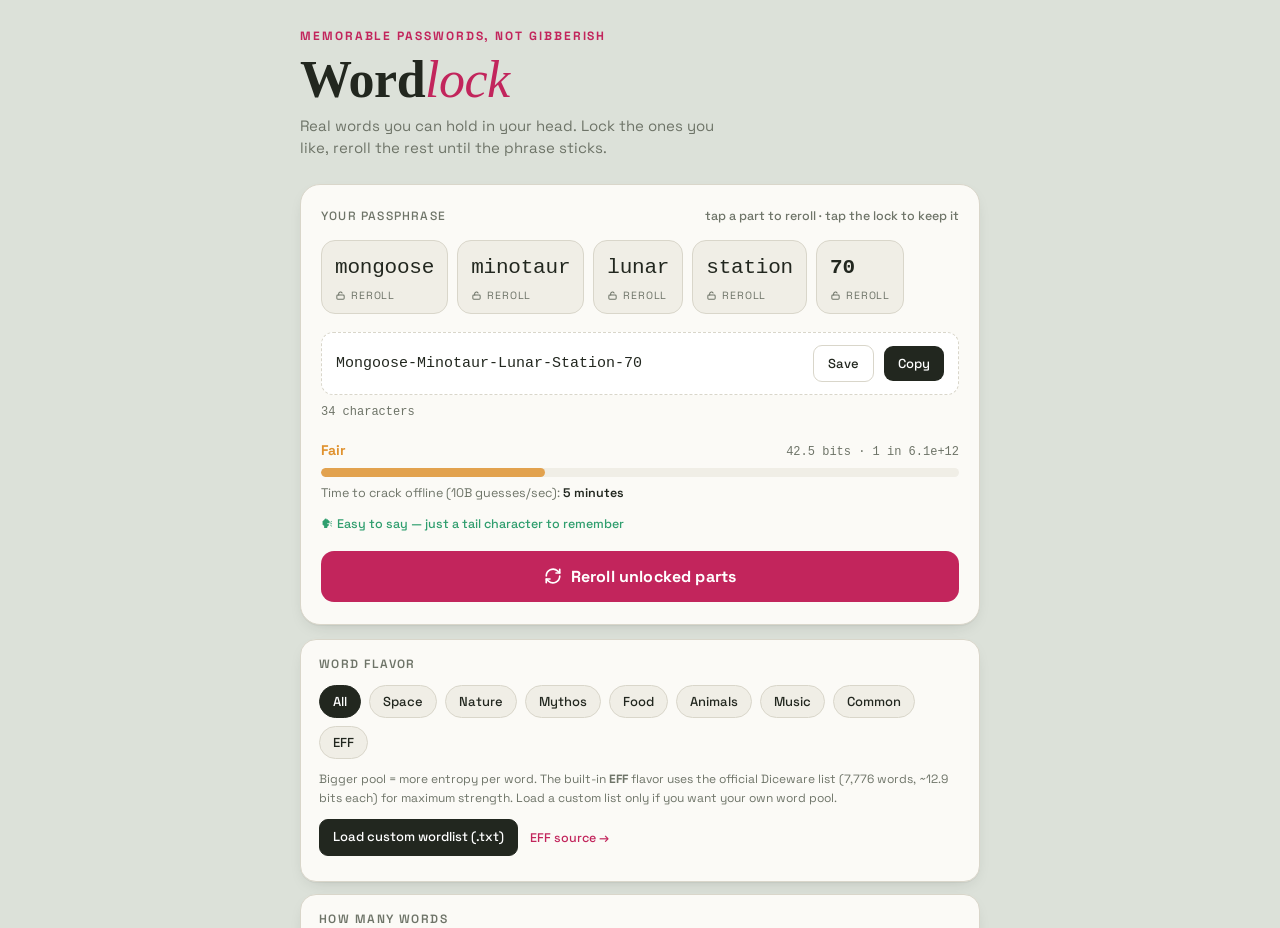
<file: index.html>
<!doctype html>
<html lang="en">
<head>
  <meta charset="utf-8">
  <meta name="viewport" content="width=device-width, initial-scale=1">
  <title>Tarun's Apps</title>
  <meta http-equiv="refresh" content="0; url=/wordlock/">
  <link rel="canonical" href="/wordlock/">
</head>
<body>
  <p><a href="/wordlock/">Open Wordlock</a></p>
</body>
</html>
</file>
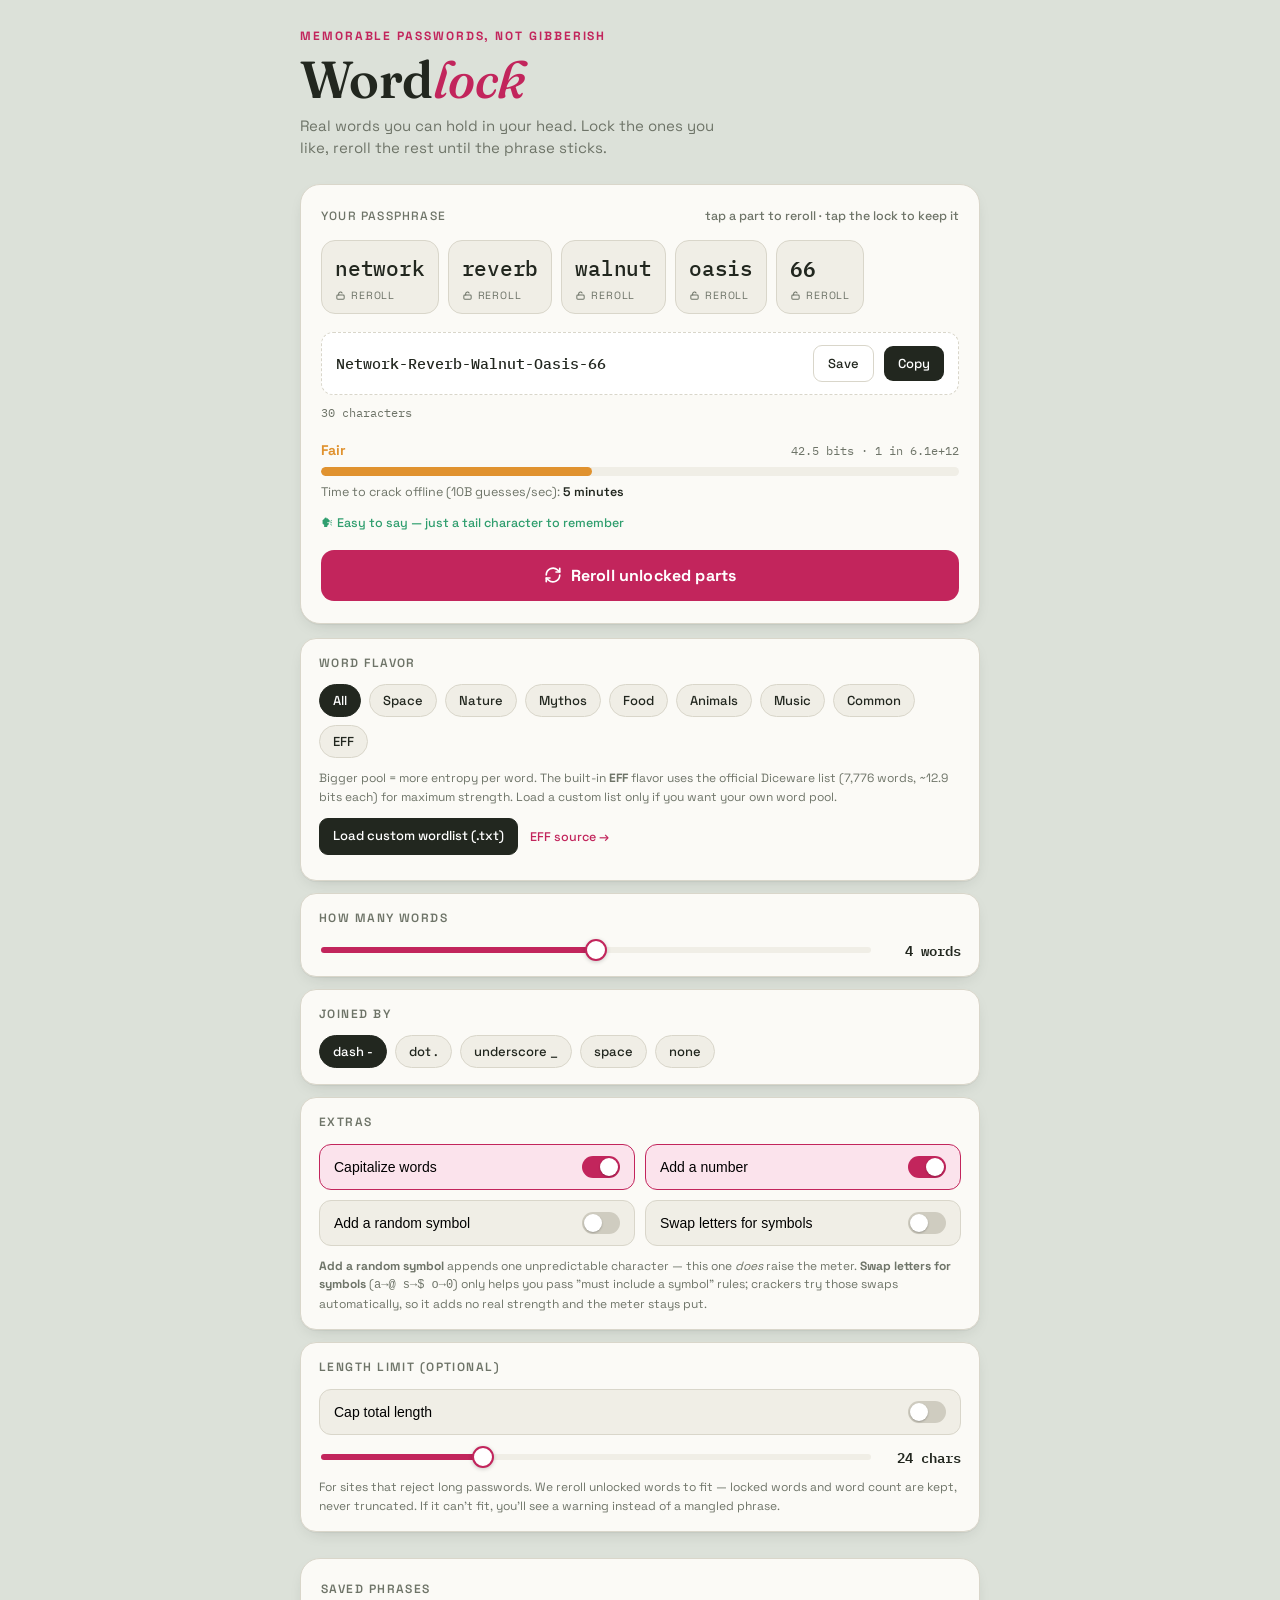
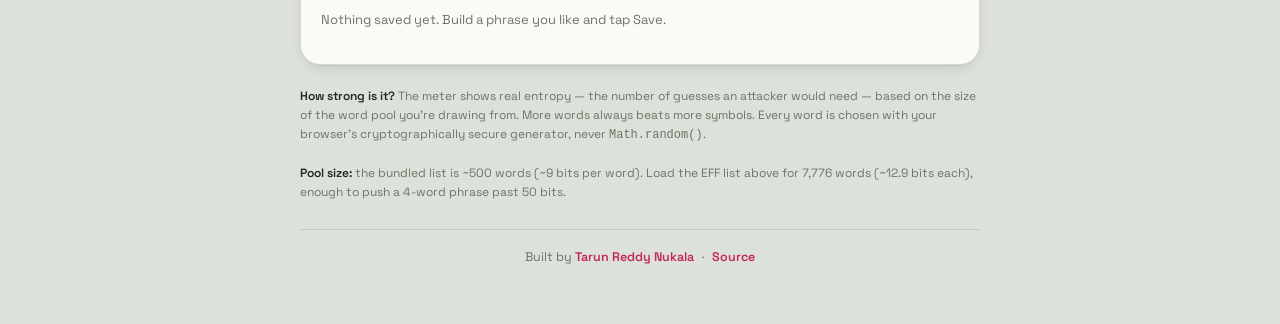
<file: wordlock/index.html>
<!DOCTYPE html>
<html lang="en">
<head>
<meta charset="UTF-8">
<meta name="viewport" content="width=device-width, initial-scale=1">
<title>Wordlock — passwords you can actually remember</title>
<link rel="preconnect" href="https://fonts.googleapis.com">
<link rel="preconnect" href="https://fonts.gstatic.com" crossorigin>
<link href="https://fonts.googleapis.com/css2?family=Fraunces:ital,opsz,wght@0,9..144,400;0,9..144,600;1,9..144,500&family=Space+Grotesk:wght@400;500;700&family=IBM+Plex+Mono:wght@400;500;600&display=swap" rel="stylesheet">
  <link rel="stylesheet" href="styles.css?v=20260620-1">
</head>
<body>
<div class="wrap">
  <header>
    <p class="eyebrow">Memorable passwords, not gibberish</p>
    <h1 class="wordmark">Word<em>lock</em></h1>
    <p class="tagline">Real words you can hold in your head. Lock the ones you like, reroll the rest until the phrase sticks.</p>
  </header>

  <section class="card" aria-label="Your passphrase">
    <div class="card-label">
      <span>Your passphrase</span>
      <span class="hint">tap a part to reroll · tap the lock to keep it</span>
    </div>
    <div class="tiles" id="tiles"></div>

    <div class="output-row">
      <span class="output" id="output">—</span>
      <button class="copybtn alt" id="save">Save</button>
      <button class="copybtn" id="copy">Copy</button>
    </div>
    <p class="lenline" id="lenline"></p>

    <div class="meter-wrap">
      <div class="meter-head">
        <span class="meter-label" id="meterLabel">—</span>
        <span class="meter-stats" id="meterStats">0 bits</span>
      </div>
      <div class="meter-track"><div class="meter-fill" id="meterFill"></div></div>
      <p class="crack" id="crack"></p>
      <p class="say" id="say"></p>
    </div>

    <button class="gen" id="generate">
      <svg width="18" height="18" viewBox="0 0 24 24" fill="none" stroke="currentColor" stroke-width="2.2" stroke-linecap="round" stroke-linejoin="round"><path d="M3 12a9 9 0 0 1 15-6.7L21 8"/><path d="M21 3v5h-5"/><path d="M21 12a9 9 0 0 1-15 6.7L3 16"/><path d="M3 21v-5h5"/></svg>
      Reroll unlocked parts
    </button>
  </section>

  <div class="controls">
    <div class="ctl">
      <p class="ctl-title">Word flavor</p>
      <div class="chips" id="themes"></div>
      <p class="ctl-note">Bigger pool = more entropy per word. The built-in <b>EFF</b> flavor uses the official Diceware list (7,776 words, ~12.9 bits each) for maximum strength. Load a custom list only if you want your own word pool.</p>
      <div class="import-row">
        <label class="import-btn">Load custom wordlist (.txt)
          <input type="file" id="wordfile" accept=".txt,text/plain" hidden>
        </label>
        <a class="import-link" href="https://www.eff.org/files/2016/07/18/eff_large_wordlist.txt" target="_blank" rel="noopener">EFF source →</a>
      </div>
      <p class="import-status" id="importStatus"></p>
    </div>

    <div class="ctl">
      <p class="ctl-title">How many words</p>
      <div class="slider-row">
        <input type="range" id="count" min="2" max="6" value="4" step="1" aria-label="Number of words">
        <span class="slider-val" id="countVal">4 words</span>
      </div>
    </div>

    <div class="ctl">
      <p class="ctl-title">Joined by</p>
      <div class="chips" id="seps"></div>
    </div>

    <div class="ctl">
      <p class="ctl-title">Extras</p>
      <div class="toggle-grid">
        <button class="toggle" id="caps" aria-pressed="true">Capitalize words<span class="sw"></span></button>
        <button class="toggle" id="num" aria-pressed="true">Add a number<span class="sw"></span></button>
        <button class="toggle" id="symbol" aria-pressed="false">Add a random symbol<span class="sw"></span></button>
        <button class="toggle" id="leet" aria-pressed="false">Swap letters for symbols<span class="sw"></span></button>
      </div>
      <p class="ctl-note"><b>Add a random symbol</b> appends one unpredictable character — this one <em>does</em> raise the meter. <b>Swap letters for symbols</b> (<code>a&rarr;@ s&rarr;$ o&rarr;0</code>) only helps you pass "must include a symbol" rules; crackers try those swaps automatically, so it adds no real strength and the meter stays put.</p>
    </div>

    <div class="ctl">
      <p class="ctl-title">Length limit (optional)</p>
      <button class="toggle" id="limitOn" aria-pressed="false" style="width:100%;margin-bottom:12px">Cap total length<span class="sw"></span></button>
      <div class="slider-row" id="limitRow" hidden>
        <input type="range" id="maxLen" min="8" max="64" value="24" step="1" aria-label="Maximum characters">
        <span class="slider-val" id="maxLenVal">24 chars</span>
      </div>
      <p class="ctl-note">For sites that reject long passwords. We reroll unlocked words to fit — locked words and word count are kept, never truncated. If it can't fit, you'll see a warning instead of a mangled phrase.</p>
    </div>
  </div>

  <section class="card saved-card" aria-label="Saved phrases">
    <p class="ctl-title">Saved phrases</p>
    <p class="saved-empty" id="savedEmpty">Nothing saved yet. Build a phrase you like and tap Save.</p>
    <div class="saved-list" id="savedList"></div>
    <p class="saved-note" id="savedNote"></p>
  </section>

  <p class="footnote">
    <b>How strong is it?</b> The meter shows real entropy — the number of guesses an attacker would need — based on the size of the word pool you're drawing from. More words always beats more symbols. Every word is chosen with your browser's cryptographically secure generator, never <code>Math.random()</code>.
    <br><br>
    <b>Pool size:</b> the bundled list is ~500 words (~9 bits per word). Load the EFF list above for 7,776 words (~12.9 bits each), enough to push a 4-word phrase past 50 bits.
  </p>

  <footer class="footer">
    <span>Built by <a href="https://tr-nukala.com" rel="me">Tarun Reddy Nukala</a></span>
    <span aria-hidden="true">·</span>
    <a href="https://github.com/tr-nukala/wordlock" rel="noopener">Source</a>
  </footer>
</div>
  <script src="words.js"></script>
  <script src="eff.js"></script>
  <script src="app.js?v=20260620-1"></script>
</body>
</html>
</file>
<file: wordlock/styles.css>
:root{
  --bg:#DCE1D9;
  --surface:#FBFAF6;
  --inset:#F0EEE6;
  --ink:#22271F;
  --ink-soft:#6E7468;
  --line:#D9D6CA;
  --accent:#C2255C;
  --accent-soft:#FBE3EC;
  --weak:#D64545;
  --fair:#E0922F;
  --strong:#2F9E6E;
  --exc:#1F7A55;
  --radius:14px;
  --shadow:0 1px 0 rgba(34,39,31,.04), 0 6px 18px -10px rgba(34,39,31,.28);
}
*{box-sizing:border-box}
html,body{margin:0}
body{
  background:var(--bg);
  color:var(--ink);
  font-family:"Space Grotesk",system-ui,sans-serif;
  line-height:1.45;
  -webkit-font-smoothing:antialiased;
  padding:28px 18px 60px;
}
.wrap{max-width:680px;margin:0 auto}

/* header */
.eyebrow{
  font-size:12px;letter-spacing:.16em;text-transform:uppercase;
  color:var(--accent);font-weight:700;margin:0 0 10px;
}
.wordmark{
  font-family:"Fraunces",serif;
  font-weight:600;
  font-size:clamp(34px,8vw,52px);
  line-height:.95;letter-spacing:-.01em;margin:0;
}
.wordmark em{font-style:italic;font-weight:500;color:var(--accent)}
.tagline{color:var(--ink-soft);margin:10px 0 0;font-size:15px;max-width:42ch}

/* hero card */
.card{
  background:var(--surface);
  border:1px solid var(--line);
  border-radius:20px;
  box-shadow:var(--shadow);
  padding:22px 20px;
  margin-top:26px;
}
.card-label{
  display:flex;justify-content:space-between;align-items:baseline;
  font-size:12px;letter-spacing:.1em;text-transform:uppercase;
  color:var(--ink-soft);font-weight:500;margin-bottom:14px;
}
.hint{text-transform:none;letter-spacing:0;font-size:12.5px}

/* word tiles */
.tiles{display:flex;flex-wrap:wrap;gap:9px;align-items:stretch;min-height:64px}
.tile{
  position:relative;
  display:flex;flex-direction:column;align-items:flex-start;justify-content:center;
  background:var(--inset);
  border:1.5px solid var(--line);
  border-radius:var(--radius);
  padding:12px 13px 10px;
  cursor:pointer;
  transition:transform .12s ease, border-color .15s ease, background .15s ease;
  min-width:74px;
}
.tile:hover{transform:translateY(-2px);border-color:#c9c6ba}
.tile:focus-visible{outline:3px solid var(--accent-soft);outline-offset:2px}
.tile .w{
  font-family:"IBM Plex Mono",monospace;
  font-size:clamp(17px,4.6vw,21px);font-weight:500;letter-spacing:-.01em;
  color:var(--ink);
}
.tile .meta{
  display:flex;align-items:center;gap:5px;margin-top:5px;
  font-size:10.5px;letter-spacing:.08em;text-transform:uppercase;color:var(--ink-soft);
}
.tile .lockicon{width:11px;height:11px;display:inline-block}
.tile.locked{
  background:var(--accent-soft);
  border-color:var(--accent);
}
.tile.locked .meta{color:var(--accent);font-weight:600}
.tile.extra{min-width:62px}
.tile.extra .w{font-weight:600}
.tile.tumbling .w{opacity:.55}
.tile .reroll-note{display:none}

/* assembled output */
.output-row{
  display:flex;gap:10px;align-items:center;margin-top:18px;
  background:#fff;border:1.5px dashed var(--line);border-radius:12px;
  padding:12px 14px;
}
.output{
  flex:1;font-family:"IBM Plex Mono",monospace;font-size:15px;font-weight:500;
  color:var(--ink);word-break:break-all;user-select:all;
}
.copybtn{
  flex:none;border:none;background:var(--ink);color:#fff;
  font-family:"Space Grotesk",sans-serif;font-weight:500;font-size:13px;
  padding:9px 14px;border-radius:9px;cursor:pointer;transition:background .15s;
}
.copybtn:hover{background:#000}
.copybtn.done{background:var(--strong)}
.copybtn:focus-visible{outline:3px solid var(--accent-soft);outline-offset:2px}

/* strength meter */
.meter-wrap{margin-top:18px}
.meter-head{display:flex;justify-content:space-between;align-items:baseline;margin-bottom:7px}
.meter-label{font-weight:700;font-size:14px}
.meter-stats{font-family:"IBM Plex Mono",monospace;font-size:12px;color:var(--ink-soft)}
.meter-track{height:9px;border-radius:99px;background:var(--inset);overflow:hidden}
.meter-fill{height:100%;width:0;border-radius:99px;transition:width .35s ease, background .35s ease}
.crack{margin-top:7px;font-size:12.5px;color:var(--ink-soft)}
.crack b{color:var(--ink);font-weight:600}
.lenline{font-family:"IBM Plex Mono",monospace;font-size:12px;color:var(--ink-soft);margin:9px 0 0}
.lenline.over{color:var(--weak);font-weight:600}
.ctl-note{font-size:12px;color:var(--ink-soft);margin:11px 0 0;line-height:1.55}
.say{font-size:12.5px;margin:8px 0 0;font-weight:500}
.copybtn.alt{background:transparent;color:var(--ink);border:1.5px solid var(--line)}
.copybtn.alt:hover{background:var(--inset)}
.saved-empty{font-size:13px;color:var(--ink-soft);margin:0}
.saved-list{display:flex;flex-direction:column;gap:9px;margin:0}
.saved-item{display:flex;align-items:center;gap:10px;background:var(--inset);border:1px solid var(--line);border-radius:11px;padding:10px 12px}
.saved-phrase{flex:1;min-width:0;font-family:"IBM Plex Mono",monospace;font-size:13.5px;word-break:break-all}
.saved-bits{flex:none;font-size:10.5px;letter-spacing:.06em;text-transform:uppercase;color:var(--ink-soft);white-space:nowrap}
.icon-btn{flex:none;border:none;background:transparent;cursor:pointer;color:var(--ink-soft);font-size:12.5px;font-weight:500;font-family:inherit;padding:5px 8px;border-radius:7px;transition:.15s}
.icon-btn:hover{background:#fff;color:var(--ink)}
.icon-btn.danger:hover{color:var(--weak)}
.icon-btn:focus-visible{outline:3px solid var(--accent-soft);outline-offset:2px}
.saved-note{font-size:11.5px;color:var(--ink-soft);margin:12px 0 0;line-height:1.5}
.import-row{display:flex;flex-wrap:wrap;gap:12px;align-items:center;margin-top:12px}
.import-btn{display:inline-block;border:1.5px solid var(--ink);border-radius:9px;padding:8px 13px;font-size:13px;font-weight:500;cursor:pointer;background:var(--ink);color:#fff;transition:.15s}
.import-btn:hover{background:#000}
.import-link{font-size:12.5px;color:var(--accent);text-decoration:none;font-weight:500}
.import-link:hover{text-decoration:underline}
.import-status{font-size:12px;margin:9px 0 0;font-family:"IBM Plex Mono",monospace}
.import-status.ok{color:var(--strong)}
.import-status.warn{color:var(--weak)}

/* generate */
.gen{
  width:100%;margin-top:18px;border:none;cursor:pointer;
  background:var(--accent);color:#fff;
  font-family:"Space Grotesk",sans-serif;font-weight:700;font-size:16px;letter-spacing:.01em;
  padding:15px;border-radius:13px;transition:transform .1s ease, background .15s;
  display:flex;align-items:center;justify-content:center;gap:9px;
}
.gen:hover{background:#a81e4f}
.gen:active{transform:scale(.99)}
.gen:focus-visible{outline:3px solid var(--accent-soft);outline-offset:3px}
.gen svg{transition:transform .5s ease}
.gen.spin svg{transform:rotate(360deg)}

/* controls */
.controls{margin-top:14px}
.ctl{
  background:var(--surface);border:1px solid var(--line);border-radius:16px;
  padding:16px 18px;margin-top:12px;box-shadow:var(--shadow);
}
.ctl-title{font-size:12px;letter-spacing:.12em;text-transform:uppercase;color:var(--ink-soft);font-weight:600;margin:0 0 12px}
.chips{display:flex;flex-wrap:wrap;gap:8px}
.chip{
  border:1.5px solid var(--line);background:var(--inset);color:var(--ink);
  font-family:inherit;font-size:13px;font-weight:500;
  padding:7px 13px;border-radius:99px;cursor:pointer;transition:.15s;
}
.chip:hover{border-color:#c9c6ba}
.chip[aria-pressed="true"]{background:var(--ink);color:#fff;border-color:var(--ink)}
.chip:focus-visible{outline:3px solid var(--accent-soft);outline-offset:2px}

.slider-row{display:flex;align-items:center;gap:14px}
input[type=range]{
  -webkit-appearance:none;appearance:none;flex:1;height:6px;border-radius:99px;
  background:linear-gradient(90deg,var(--accent) var(--pct,50%),var(--inset) var(--pct,50%));
  outline:none;cursor:pointer;
}
input[type=range]::-webkit-slider-thumb{
  -webkit-appearance:none;width:22px;height:22px;border-radius:50%;
  background:#fff;border:2px solid var(--accent);cursor:pointer;box-shadow:0 1px 4px rgba(0,0,0,.2);
}
input[type=range]::-moz-range-thumb{
  width:22px;height:22px;border-radius:50%;background:#fff;border:2px solid var(--accent);cursor:pointer;
}
.slider-val{font-family:"IBM Plex Mono",monospace;font-weight:600;min-width:74px;text-align:right;font-size:14px}

.toggle-grid{display:grid;grid-template-columns:1fr 1fr;gap:10px}
@media (max-width:440px){.toggle-grid{grid-template-columns:1fr}}
.toggle{
  display:flex;align-items:center;justify-content:space-between;gap:10px;
  border:1.5px solid var(--line);border-radius:12px;background:var(--inset);
  padding:11px 14px;cursor:pointer;font-size:14px;font-weight:500;transition:.15s;
}
.toggle:hover{border-color:#c9c6ba}
.toggle:focus-visible{outline:3px solid var(--accent-soft);outline-offset:2px}
.toggle .sw{flex:none;width:38px;height:22px;border-radius:99px;background:#cfccc0;position:relative;transition:background .2s}
.toggle .sw::after{content:"";position:absolute;top:2px;left:2px;width:18px;height:18px;border-radius:50%;background:#fff;transition:transform .2s;box-shadow:0 1px 2px rgba(0,0,0,.25)}
.toggle[aria-pressed="true"]{border-color:var(--accent);background:var(--accent-soft)}
.toggle[aria-pressed="true"] .sw{background:var(--accent)}
.toggle[aria-pressed="true"] .sw::after{transform:translateX(16px)}

.footnote{margin-top:22px;font-size:12px;color:var(--ink-soft);line-height:1.6}
.footnote b{color:var(--ink);font-weight:600}
.footer{
  display:flex;
  flex-wrap:wrap;
  justify-content:center;
  gap:8px;
  margin-top:26px;
  padding-top:18px;
  border-top:1px solid rgba(34,39,31,.12);
  color:var(--ink-soft);
  font-size:12.5px;
}
.footer a{color:var(--accent);font-weight:600;text-decoration:none}
.footer a:hover{text-decoration:underline}

@media (prefers-reduced-motion: reduce){
  *{transition:none !important;animation:none !important}
}
</file>
